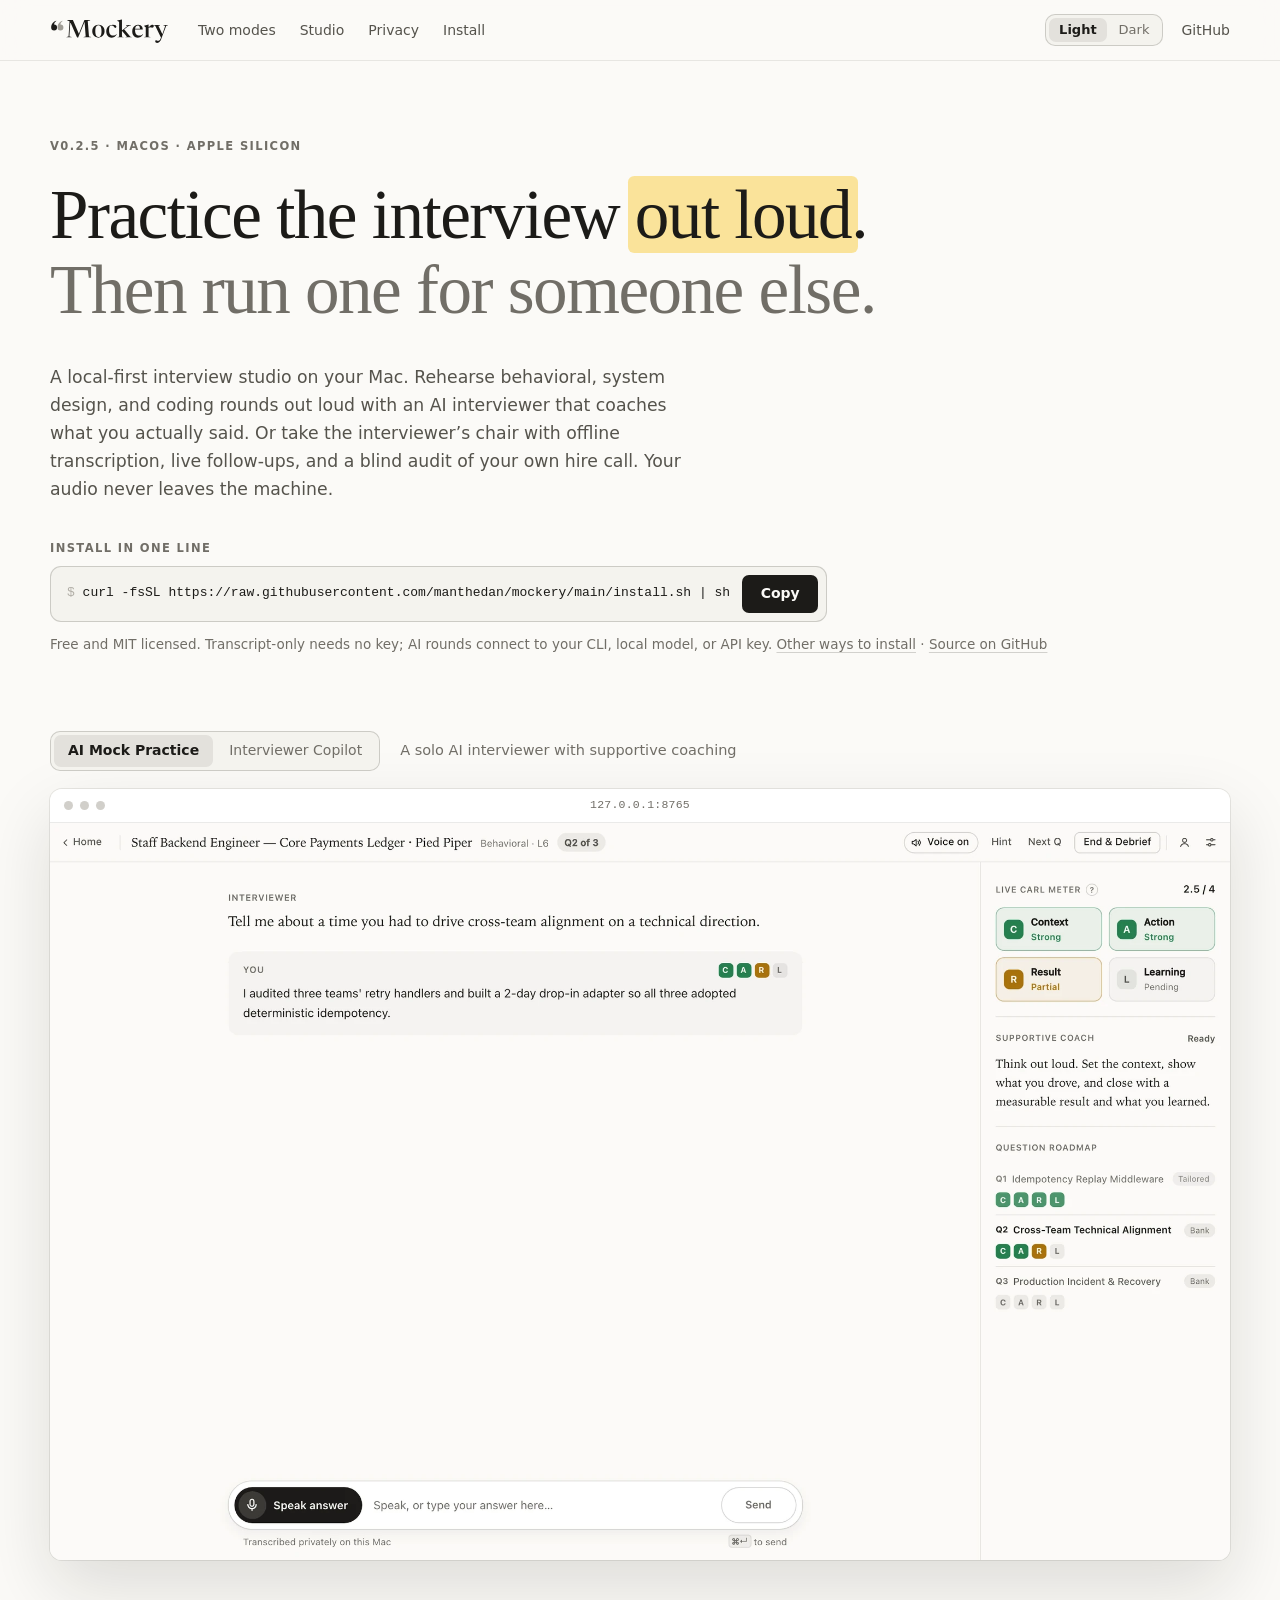
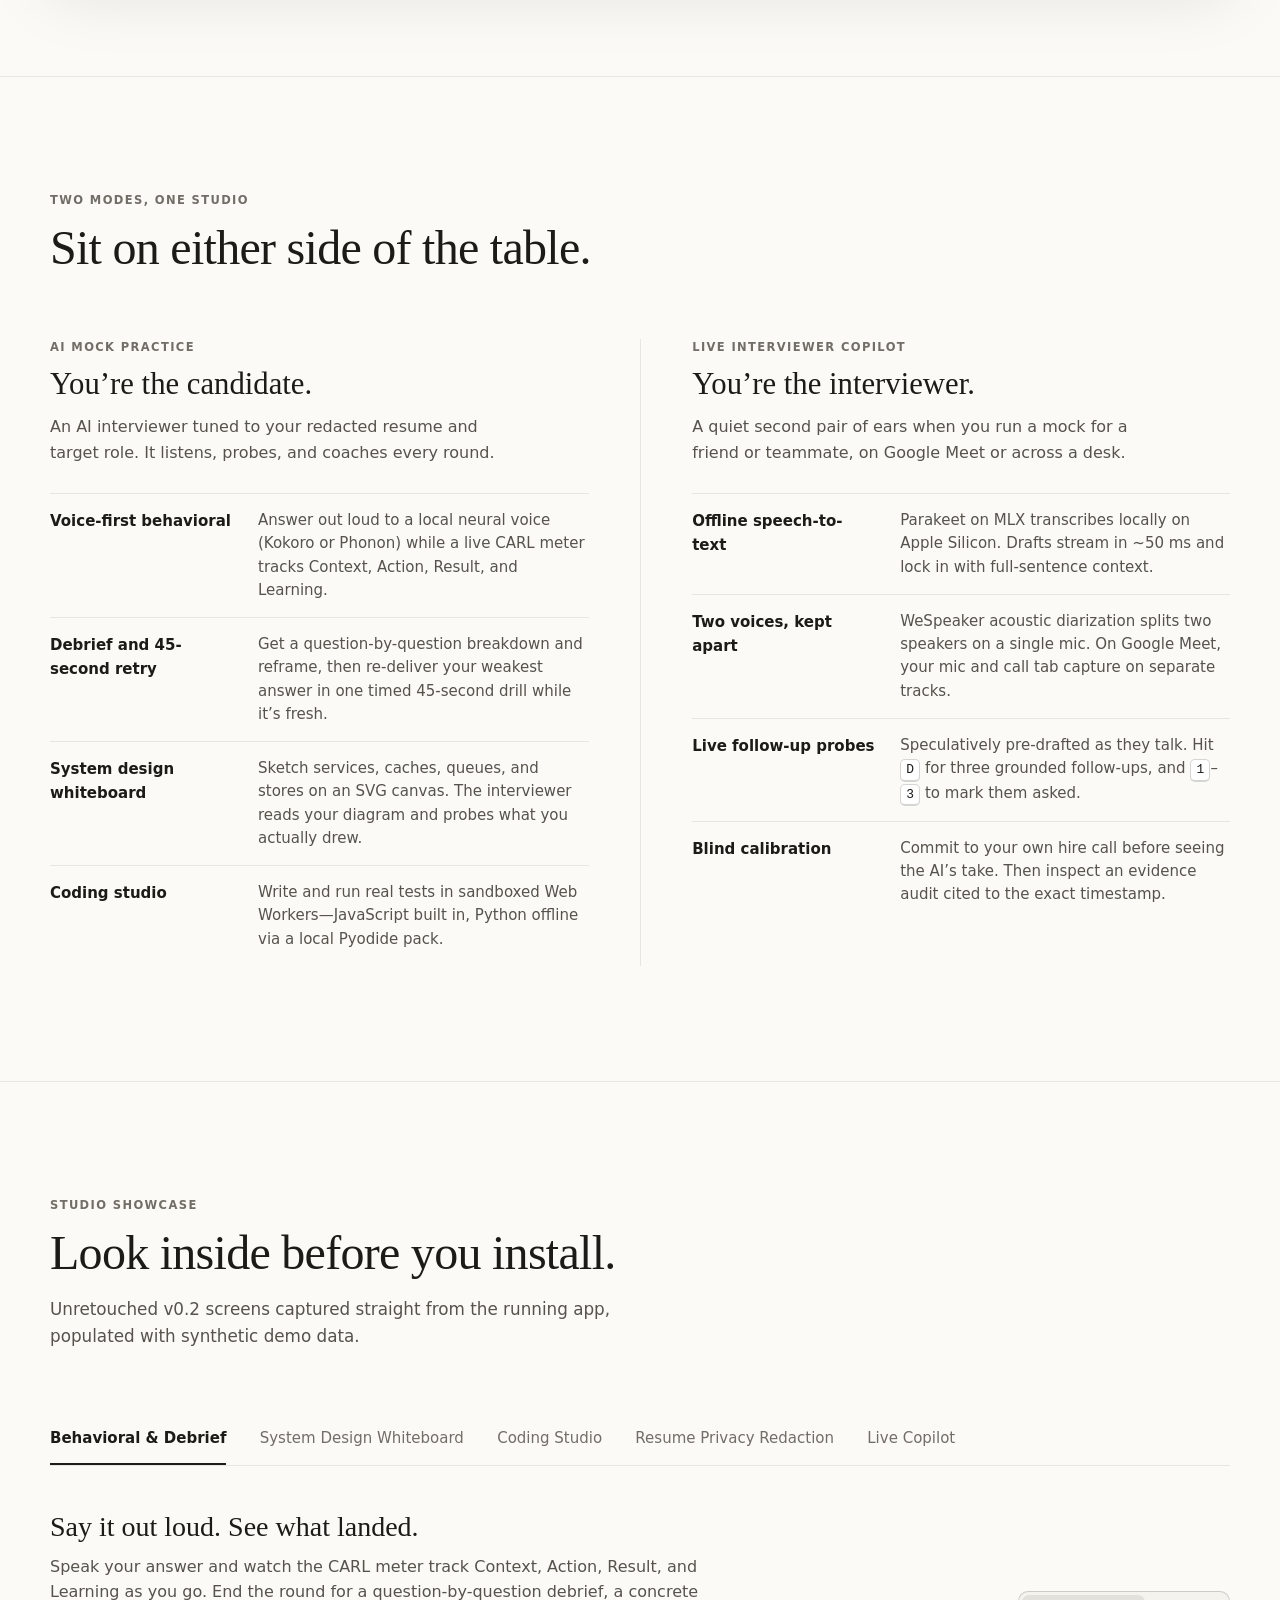
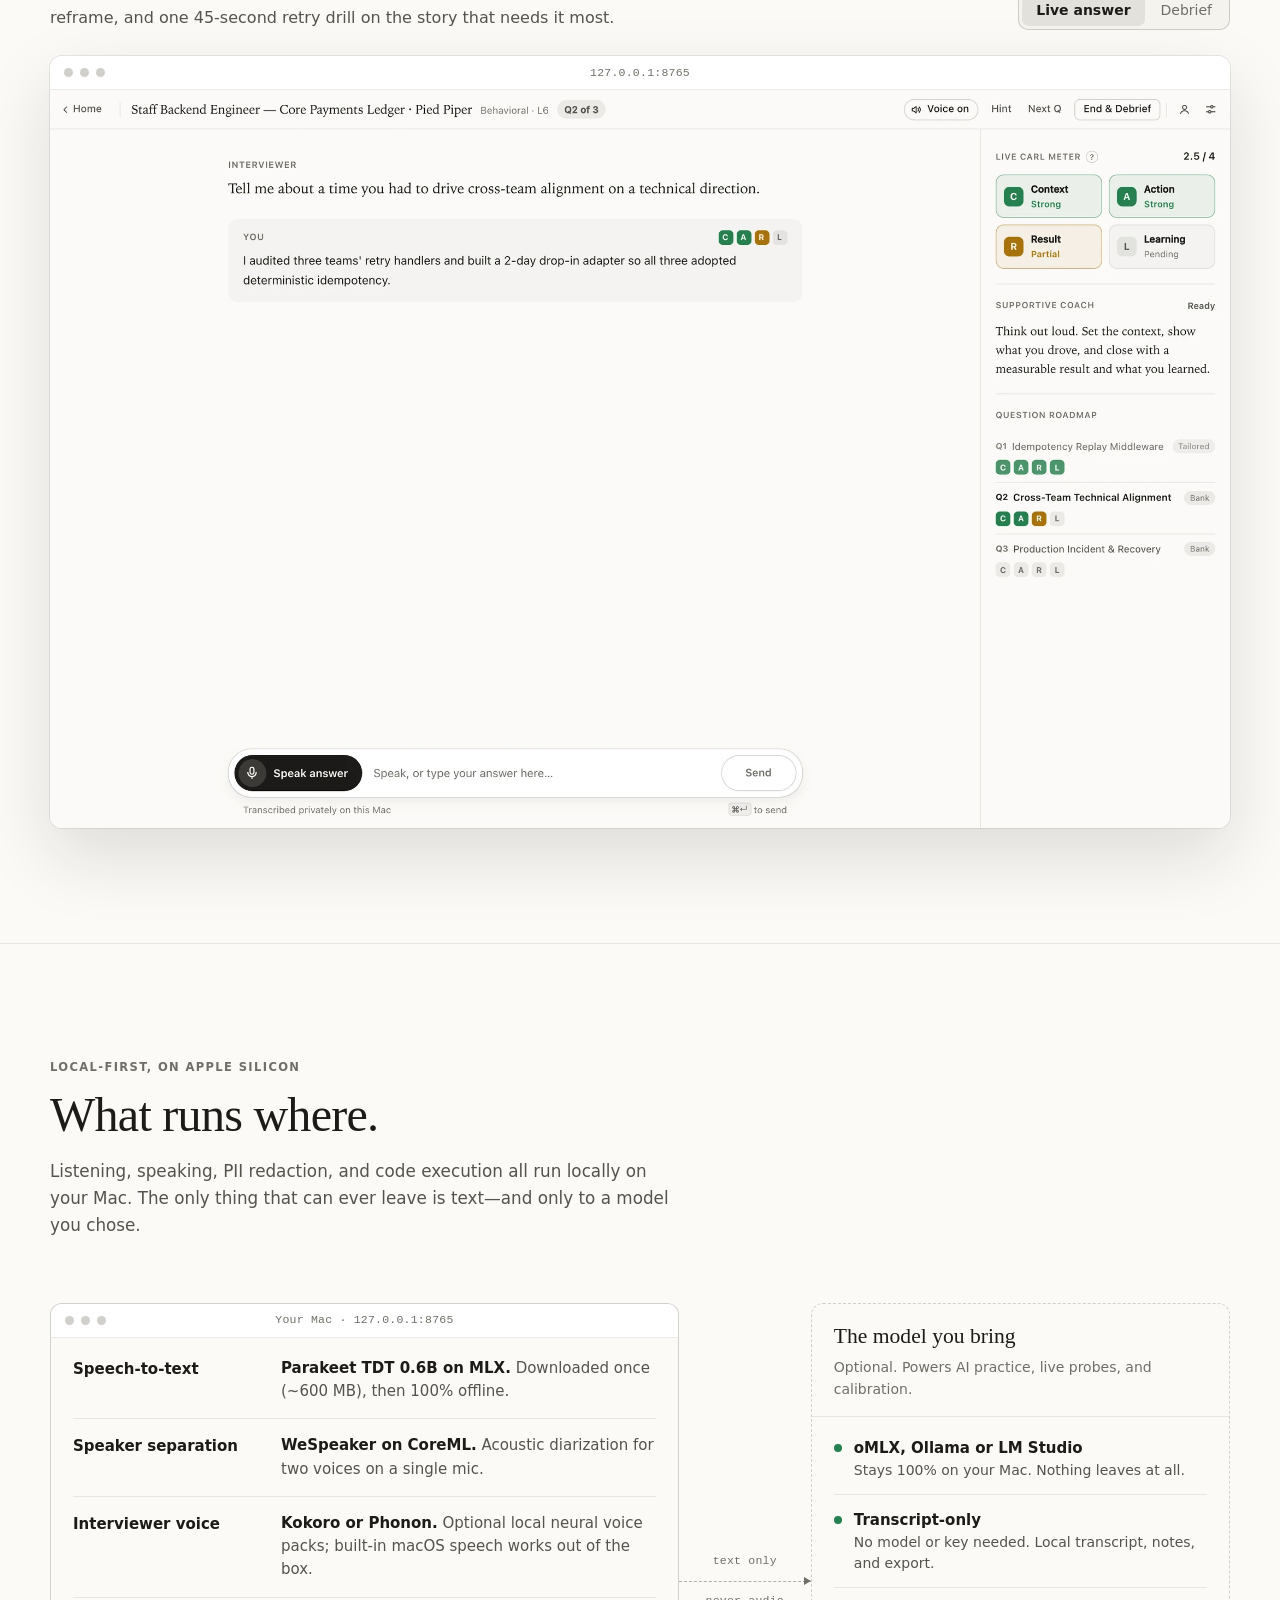
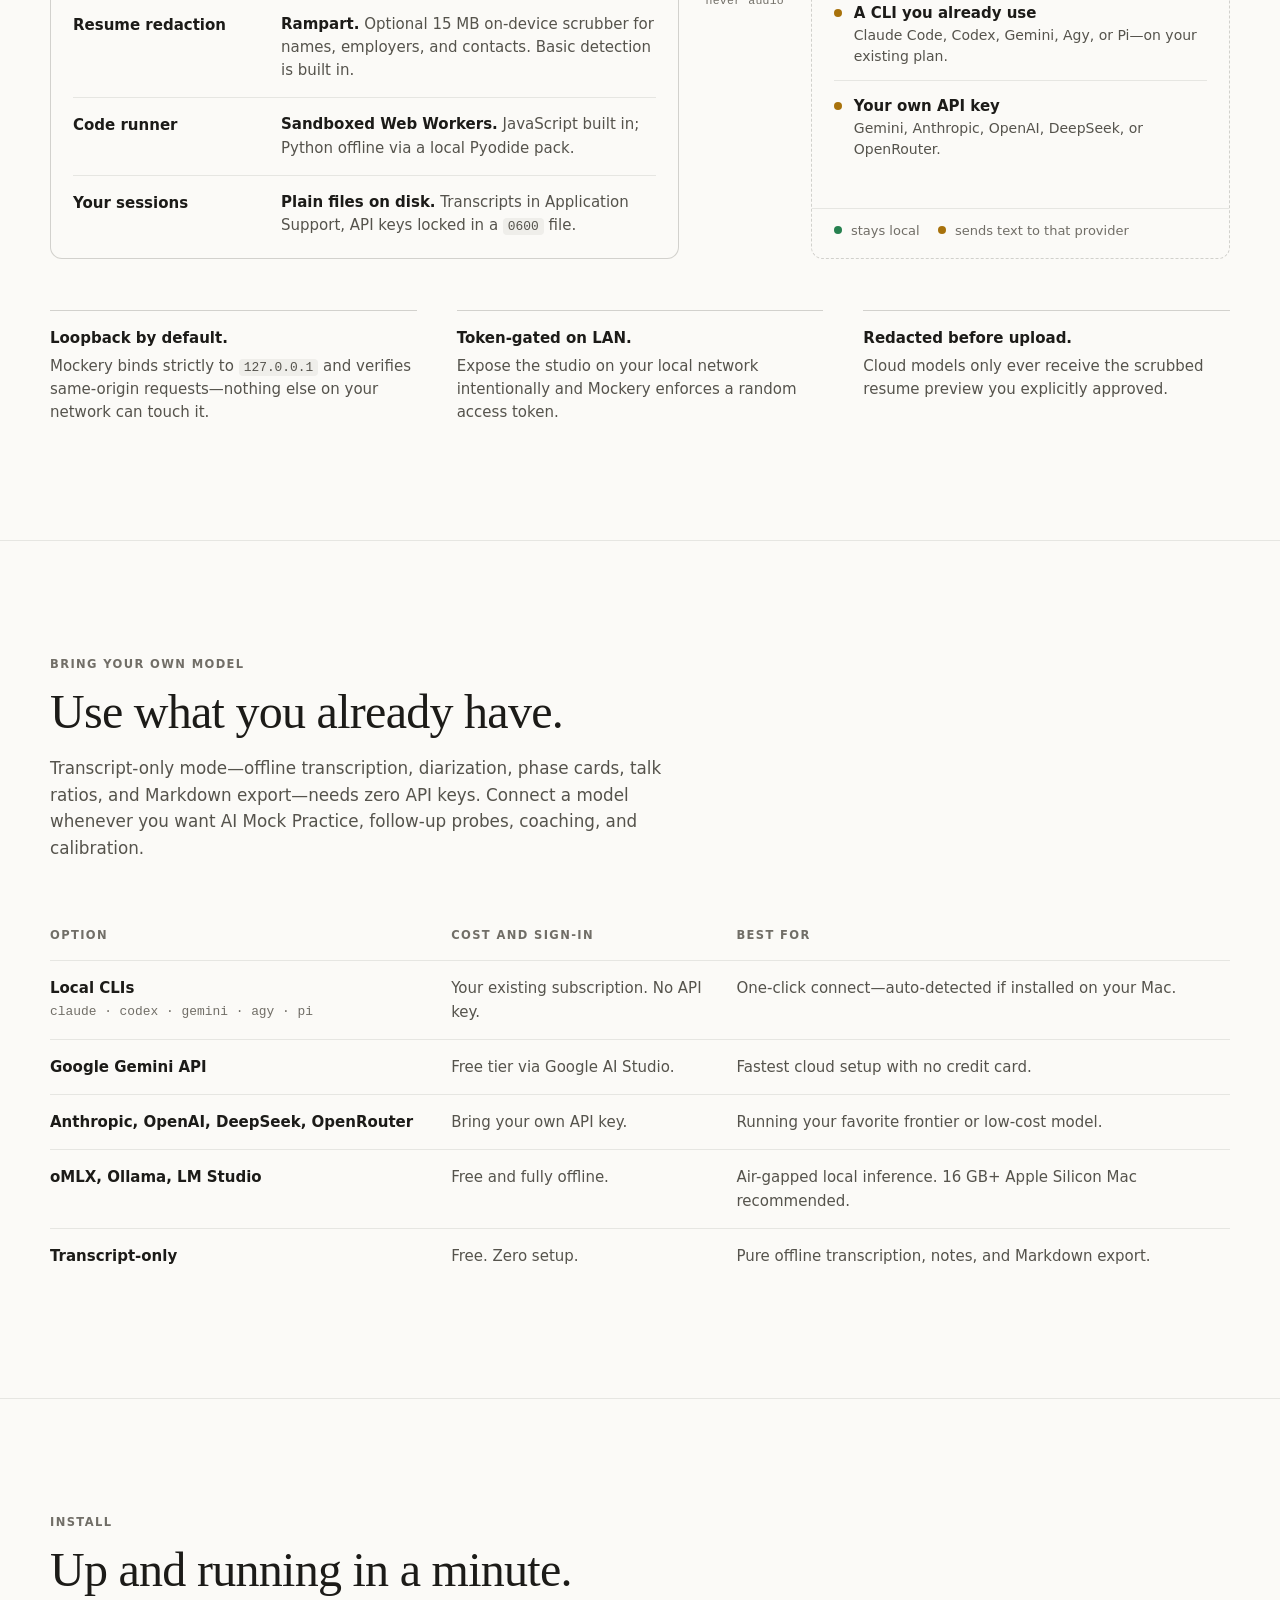
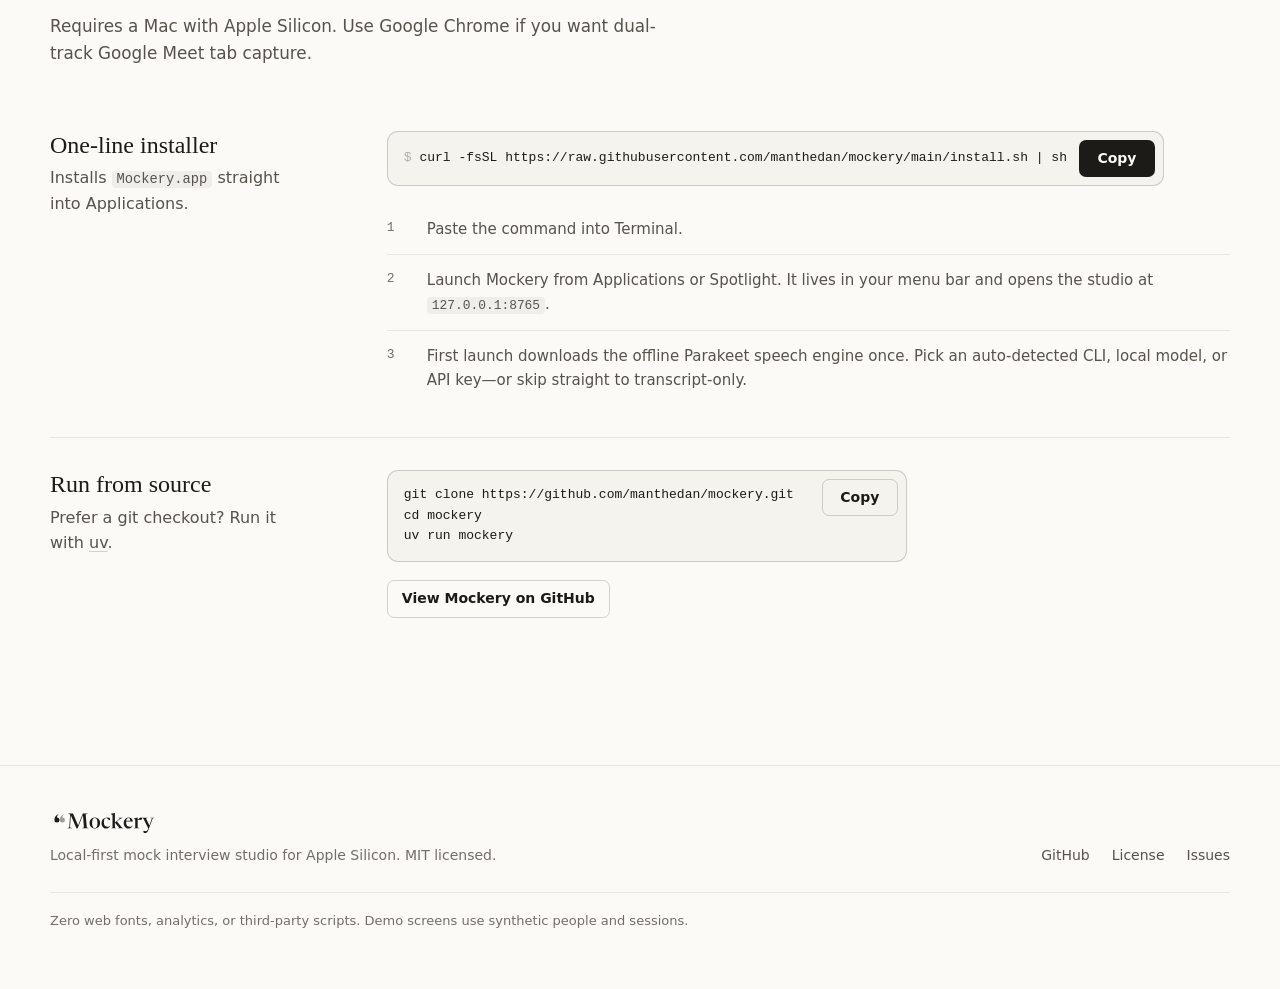
<file: site/index.html>
<!doctype html>
<html lang="en">
<head>
  <meta charset="utf-8">
  <meta name="viewport" content="width=device-width, initial-scale=1">
  <title>Mockery — Local-first mock interview studio for Apple Silicon</title>
  <meta name="description" content="Practice interviews out loud with an AI interviewer, or run mocks for others with live transcripts, probes, and blind calibration. Audio stays on your Mac.">
  <meta name="color-scheme" content="dark light">
  <meta name="theme-color" content="#141413" media="(prefers-color-scheme: dark)">
  <meta name="theme-color" content="#fbfaf7" media="(prefers-color-scheme: light)">
  <link rel="canonical" href="https://mockery.studio/">

  <meta property="og:type" content="website">
  <meta property="og:site_name" content="Mockery">
  <meta property="og:title" content="Mockery — Practice the interview out loud. Then run one for someone else.">
  <meta property="og:description" content="Local-first mock interview studio for Apple Silicon. Voice-first AI practice with CARL coaching, whiteboard, and coding—plus a live interviewer copilot.">
  <meta property="og:url" content="https://mockery.studio/">
  <meta property="og:image" content="https://mockery.studio/assets/og-social-card.png">
  <meta property="og:image:type" content="image/png">
  <meta property="og:image:width" content="1280">
  <meta property="og:image:height" content="640">
  <meta property="og:image:alt" content="Mockery: practice the interview out loud, then run one for someone else. Beside the headline, the system design whiteboard running at 127.0.0.1.">
  <meta name="twitter:card" content="summary_large_image">
  <meta name="twitter:title" content="Mockery — Practice the interview out loud. Then run one for someone else.">
  <meta name="twitter:description" content="Local-first mock interview studio for Apple Silicon. Practice out loud with an AI interviewer, or run sharper mocks for others. Audio never leaves your Mac.">
  <meta name="twitter:image" content="https://mockery.studio/assets/og-social-card.png">
  <meta name="twitter:image:alt" content="Mockery: practice the interview out loud, then run one for someone else.">

  <link rel="icon" href="assets/logo-mark.svg" type="image/svg+xml">
  <link rel="alternate icon" href="assets/logo-mark-32.png" type="image/png" sizes="32x32">
  <link rel="apple-touch-icon" href="assets/logo-mark-180.png">

  <script>
    document.documentElement.classList.add("js");
    try {
      var saved = localStorage.getItem("mockery-site-theme");
      if (saved === "light" || saved === "dark") document.documentElement.setAttribute("data-theme", saved);
    } catch (e) {}
  </script>
  <link rel="stylesheet" href="styles.css">
  <script src="site.js" defer></script>
</head>
<body>
  <a class="skip" href="#main">Skip to content</a>

  <header class="nav">
    <div class="wrap nav-row">
      <a class="brand" href="#top" aria-label="Mockery, back to top">
        <img class="only-dark" src="assets/wordmark-on-dark.svg" width="124" height="28" alt="Mockery">
        <img class="only-light" src="assets/wordmark-on-light.svg" width="124" height="28" alt="Mockery">
      </a>
      <nav class="nav-links" aria-label="Sections">
        <a href="#modes">Two modes</a>
        <a href="#studio">Studio</a>
        <a href="#privacy">Privacy</a>
        <a href="#install">Install</a>
      </nav>
      <div class="nav-end">
        <div class="seg seg-sm" role="group" aria-label="Colour theme">
          <button type="button" data-theme-choice="light" aria-pressed="false">Light</button>
          <button type="button" data-theme-choice="dark" aria-pressed="false">Dark</button>
        </div>
        <a class="nav-gh" href="https://github.com/manthedan/mockery">GitHub</a>
      </div>
    </div>
  </header>

  <main id="main">
    <!-- ───────────────────────────── Hero ───────────────────────────── -->
    <section class="hero" id="top">
      <div class="wrap">
        <p class="label">v0.2.5 · macOS · Apple Silicon</p>
        <h1>
          <span class="voice-a">Practice the interview <mark>out&nbsp;loud</mark>.</span>
          <span class="voice-b">Then run one for someone else.</span>
        </h1>

        <div class="hero-row">
          <p class="lede">
            A local-first interview studio on your Mac. Rehearse behavioral, system design, and coding
            rounds out loud with an AI interviewer that coaches what you actually said. Or take the
            interviewer’s chair with offline transcription, live follow-ups, and a blind audit of your
            own hire call. Your audio never leaves the machine.
          </p>

          <div class="hero-install">
            <p class="label" id="heroInstallLabel">Install in one line</p>
            <div class="cmd" role="group" aria-labelledby="heroInstallLabel">
              <code id="heroCmd"><span class="prompt" aria-hidden="true">$ </span><span data-copy-text>curl -fsSL https://<wbr>raw.githubusercontent.com/<wbr>manthedan/<wbr>mockery/<wbr>main/<wbr>install.sh | sh</span></code>
              <button type="button" class="btn-ink" data-copy="#heroCmd">Copy</button>
            </div>
            <p class="fine">
              Free and MIT licensed. Transcript-only needs no key; AI rounds connect to your CLI, local model, or API key.
              <a href="#install">Other ways to install</a> · <a href="https://github.com/manthedan/mockery">Source on GitHub</a>
            </p>
          </div>
        </div>

        <div class="hero-stage">
          <div class="stage-head">
            <div class="seg" role="tablist" aria-label="Mode shown in the preview">
              <button type="button" role="tab" id="heroTabPractice" aria-controls="heroPractice" aria-selected="true">AI Mock Practice</button>
              <button type="button" role="tab" id="heroTabCopilot" aria-controls="heroCopilot" aria-selected="false" tabindex="-1">Interviewer Copilot</button>
            </div>
            <p class="stage-note" data-stage-note aria-live="polite">A solo AI interviewer with supportive coaching</p>
          </div>

          <figure class="window">
            <div class="window-bar" aria-hidden="true"><i></i><i></i><i></i><span>127.0.0.1:8765</span></div>
            <div class="is-active" role="tabpanel" id="heroPractice" aria-labelledby="heroTabPractice" data-note="A solo AI interviewer with supportive coaching">
              <a class="shot" href="assets/shots/04_behavioral_dark.webp" data-shot-link>
                <picture>
                  <source data-theme-source media="(prefers-color-scheme: light)" srcset="assets/shots/04_behavioral_light.webp">
                  <img src="assets/shots/04_behavioral_dark.webp" width="2160" height="1350" fetchpriority="high"
                       alt="Behavioral practice: the interviewer’s question, a spoken answer, and a live CARL meter scoring Context, Action, Result and Learning.">
                </picture>
              </a>
            </div>
            <div role="tabpanel" id="heroCopilot" aria-labelledby="heroTabCopilot" data-note="Real-time transcript and probes while you interview someone">
              <a class="shot" href="assets/shots/09_copilot_calibration_dark.webp" data-shot-link>
                <picture>
                  <source data-theme-source media="(prefers-color-scheme: light)" srcset="assets/shots/09_copilot_calibration_light.webp">
                  <img src="assets/shots/09_copilot_calibration_dark.webp" width="2160" height="1350" loading="lazy"
                       alt="Interviewer copilot: a timestamped transcript on the left, and a calibration audit reading “You said Lean Hire. The evidence agrees.” on the right.">
                </picture>
              </a>
            </div>
          </figure>
        </div>
      </div>
    </section>

    <!-- ─────────────────────────── Two modes ─────────────────────────── -->
    <section class="section" id="modes">
      <div class="wrap">
        <div class="section-head">
          <p class="label">Two modes, one studio</p>
          <h2>Sit on either side of the table.</h2>
        </div>

        <div class="modes">
          <article class="mode">
            <p class="label">AI Mock Practice</p>
            <h3>You’re the candidate.</h3>
            <p class="mode-lede">An AI interviewer tuned to your redacted resume and target role. It listens, probes, and coaches every round.</p>
            <dl class="rows">
              <div><dt>Voice-first behavioral</dt><dd>Answer out loud to a local neural voice (Kokoro or Phonon) while a live CARL meter tracks Context, Action, Result, and Learning.</dd></div>
              <div><dt>Debrief and 45-second retry</dt><dd>Get a question-by-question breakdown and reframe, then re-deliver your weakest answer in one timed 45-second drill while it’s fresh.</dd></div>
              <div><dt>System design whiteboard</dt><dd>Sketch services, caches, queues, and stores on an SVG canvas. The interviewer reads your diagram and probes what you actually drew.</dd></div>
              <div><dt>Coding studio</dt><dd>Write and run real tests in sandboxed Web Workers—JavaScript built in, Python offline via a local Pyodide pack.</dd></div>
            </dl>
          </article>

          <article class="mode">
            <p class="label">Live Interviewer Copilot</p>
            <h3>You’re the interviewer.</h3>
            <p class="mode-lede">A quiet second pair of ears when you run a mock for a friend or teammate, on Google Meet or across a desk.</p>
            <dl class="rows">
              <div><dt>Offline speech-to-text</dt><dd>Parakeet on MLX transcribes locally on Apple Silicon. Drafts stream in ~50&nbsp;ms and lock in with full-sentence context.</dd></div>
              <div><dt>Two voices, kept apart</dt><dd>WeSpeaker acoustic diarization splits two speakers on a single mic. On Google Meet, your mic and call tab capture on separate tracks.</dd></div>
              <div><dt>Live follow-up probes</dt><dd>Speculatively pre-drafted as they talk. Hit <kbd>D</kbd> for three grounded follow-ups, and <kbd>1</kbd>–<kbd>3</kbd> to mark them asked.</dd></div>
              <div><dt>Blind calibration</dt><dd>Commit to your own hire call before seeing the AI’s take. Then inspect an evidence audit cited to the exact timestamp.</dd></div>
            </dl>
          </article>
        </div>
      </div>
    </section>

    <!-- ───────────────────────── Studio showcase ───────────────────────── -->
    <section class="section" id="studio">
      <div class="wrap">
        <div class="section-head">
          <p class="label">Studio showcase</p>
          <h2>Look inside before you install.</h2>
          <p class="section-lede">Unretouched v0.2 screens captured straight from the running app, populated with synthetic demo data.</p>
        </div>

        <div class="tabs-scroll">
          <div class="tabs" role="tablist" aria-label="Studio showcase">
            <button type="button" role="tab" id="tabBehavioral" aria-controls="panelBehavioral" aria-selected="true">Behavioral &amp; Debrief</button>
            <button type="button" role="tab" id="tabWhiteboard" aria-controls="panelWhiteboard" aria-selected="false" tabindex="-1">System Design Whiteboard</button>
            <button type="button" role="tab" id="tabCoding" aria-controls="panelCoding" aria-selected="false" tabindex="-1">Coding Studio</button>
            <button type="button" role="tab" id="tabRedaction" aria-controls="panelRedaction" aria-selected="false" tabindex="-1">Resume Privacy Redaction</button>
            <button type="button" role="tab" id="tabCopilot" aria-controls="panelCopilot" aria-selected="false" tabindex="-1">Live Copilot</button>
          </div>
        </div>

        <!-- Behavioral & Debrief -->
        <div class="panel is-active" role="tabpanel" id="panelBehavioral" aria-labelledby="tabBehavioral">
          <div class="panel-head">
            <div>
              <h3>Say it out loud. See what landed.</h3>
              <p>Speak your answer and watch the CARL meter track Context, Action, Result, and Learning as you go. End the round for a question-by-question debrief, a concrete reframe, and one 45-second retry drill on the story that needs it most.</p>
            </div>
            <div class="seg" role="tablist" aria-label="Behavioral views">
              <button type="button" role="tab" id="viewBehLive" aria-controls="shotBehLive" aria-selected="true">Live answer</button>
              <button type="button" role="tab" id="viewBehDebrief" aria-controls="shotBehDebrief" aria-selected="false" tabindex="-1">Debrief</button>
            </div>
          </div>
          <figure class="window">
            <div class="window-bar" aria-hidden="true"><i></i><i></i><i></i><span>127.0.0.1:8765</span></div>
            <div class="is-active" role="tabpanel" id="shotBehLive" aria-labelledby="viewBehLive">
              <a class="shot" href="assets/shots/04_behavioral_dark.webp" data-shot-link>
                <picture>
                  <source data-theme-source media="(prefers-color-scheme: light)" srcset="assets/shots/04_behavioral_light.webp">
                  <img src="assets/shots/04_behavioral_dark.webp" width="2160" height="1350" loading="lazy"
                       alt="Behavioral practice session, question two of three, with the live CARL meter showing Context and Action strong, Result partial, Learning pending.">
                </picture>
              </a>
            </div>
            <div role="tabpanel" id="shotBehDebrief" aria-labelledby="viewBehDebrief">
              <a class="shot" href="assets/shots/07_debrief_dark.webp" data-shot-link>
                <picture>
                  <source data-theme-source media="(prefers-color-scheme: light)" srcset="assets/shots/07_debrief_light.webp">
                  <img src="assets/shots/07_debrief_dark.webp" width="2160" height="1350" loading="lazy"
                       alt="Coaching debrief with a 3.5 out of 4 session score, what went well, a per-question breakdown, a suggested CARL reframe and a button to jump to the 45-second retry drill.">
                </picture>
              </a>
            </div>
          </figure>
        </div>

        <!-- System Design Whiteboard -->
        <div class="panel" role="tabpanel" id="panelWhiteboard" aria-labelledby="tabWhiteboard">
          <div class="panel-head">
            <div>
              <h3>Draw the system while you talk.</h3>
              <p>Place clients, gateways, services, caches, stores, and queues on an SVG dot-grid canvas and wire them with labeled flows. The interviewer inspects your diagram, tracks requirements, and probes the trade-offs in what you actually drew.</p>
            </div>
          </div>
          <figure class="window">
            <div class="window-bar" aria-hidden="true"><i></i><i></i><i></i><span>127.0.0.1:8765</span></div>
            <a class="shot" href="assets/shots/05_whiteboard_dark.webp" data-shot-link>
              <picture>
                <source data-theme-source media="(prefers-color-scheme: light)" srcset="assets/shots/05_whiteboard_light.webp">
                <img src="assets/shots/05_whiteboard_dark.webp" width="2160" height="1350" loading="lazy"
                     alt="System design whiteboard with five connected components, from Merchant SDKs through an API gateway and ledger service to a database and a settlement stream.">
              </picture>
            </a>
          </figure>
        </div>

        <!-- Coding Studio -->
        <div class="panel" role="tabpanel" id="panelCoding" aria-labelledby="tabCoding">
          <div class="panel-head">
            <div>
              <h3>Write it, run it, explain it.</h3>
              <p>Run real test suites in isolated Web Workers—JavaScript out of the box, Python completely offline through a local Pyodide pack. Your editor, test output, and interviewer stay right beside each other.</p>
            </div>
          </div>
          <figure class="window">
            <div class="window-bar" aria-hidden="true"><i></i><i></i><i></i><span>127.0.0.1:8765</span></div>
            <a class="shot" href="assets/shots/06_coding_dark.webp" data-shot-link>
              <picture>
                <source data-theme-source media="(prefers-color-scheme: light)" srcset="assets/shots/06_coding_light.webp">
                <img src="assets/shots/06_coding_dark.webp" width="2160" height="1350" loading="lazy"
                     alt="Coding studio with a JavaScript LRU cache solution, JavaScript and Python tabs, a Run Tests button and a passing test result.">
              </picture>
            </a>
          </figure>
        </div>

        <!-- Resume Privacy Redaction -->
        <div class="panel" role="tabpanel" id="panelRedaction" aria-labelledby="tabRedaction">
          <div class="panel-head">
            <div>
              <h3>See exactly what leaves your Mac.</h3>
              <p>Rampart detects names, employers, emails, phone numbers, and links right on your Mac, swapping them for neutral placeholders. Flip any item between Hidden and Visible in one click—the preview on screen is the only version a cloud model ever sees.</p>
            </div>
          </div>
          <figure class="window">
            <div class="window-bar" aria-hidden="true"><i></i><i></i><i></i><span>127.0.0.1:8765</span></div>
            <a class="shot" href="assets/shots/02_profile_dark.webp" data-shot-link>
              <picture>
                <source data-theme-source media="(prefers-color-scheme: light)" srcset="assets/shots/02_profile_light.webp">
                <img src="assets/shots/02_profile_dark.webp" width="2160" height="1350" loading="lazy"
                     alt="Candidate profile dialog: a demo resume with four personal details hidden, and a preview of the redacted text that is shared with a cloud model.">
              </picture>
            </a>
          </figure>
        </div>

        <!-- Live Copilot -->
        <div class="panel" role="tabpanel" id="panelCopilot" aria-labelledby="tabCopilot">
          <div class="panel-head">
            <div>
              <h3>Three follow-ups, the moment you need them.</h3>
              <p>Hit <kbd>D</kbd> at any moment for three transcript-grounded follow-ups drafted on demand with zero wasted background calls. When the round wraps, lock in your own verdict first, then inspect a blind calibration audit with every claim cited to its exact timestamp.</p>
            </div>
            <div class="seg" role="tablist" aria-label="Copilot views">
              <button type="button" role="tab" id="viewCopProbes" aria-controls="shotCopProbes" aria-selected="true">Follow-ups</button>
              <button type="button" role="tab" id="viewCopCalib" aria-controls="shotCopCalib" aria-selected="false" tabindex="-1">Calibration</button>
            </div>
          </div>
          <figure class="window">
            <div class="window-bar" aria-hidden="true"><i></i><i></i><i></i><span>127.0.0.1:8765</span></div>
            <div class="is-active" role="tabpanel" id="shotCopProbes" aria-labelledby="viewCopProbes">
              <a class="shot" href="assets/shots/08_copilot_probes_dark.webp" data-shot-link>
                <picture>
                  <source data-theme-source media="(prefers-color-scheme: light)" srcset="assets/shots/08_copilot_probes_light.webp">
                  <img src="assets/shots/08_copilot_probes_dark.webp" width="2160" height="1350" loading="lazy"
                       alt="Interviewer copilot showing a timestamped transcript split into phase cards, with three suggested follow-up questions for the current card.">
                </picture>
              </a>
            </div>
            <div role="tabpanel" id="shotCopCalib" aria-labelledby="viewCopCalib">
              <a class="shot" href="assets/shots/09_copilot_calibration_dark.webp" data-shot-link>
                <picture>
                  <source data-theme-source media="(prefers-color-scheme: light)" srcset="assets/shots/09_copilot_calibration_light.webp">
                  <img src="assets/shots/09_copilot_calibration_dark.webp" width="2160" height="1350" loading="lazy"
                       alt="Calibration audit: “You said Lean Hire. The evidence agrees.”, a per-card signal table, and a cited passage highlighted in the transcript.">
                </picture>
              </a>
            </div>
          </figure>
        </div>
      </div>
    </section>

    <!-- ───────────────────── Privacy & architecture ───────────────────── -->
    <section class="section" id="privacy">
      <div class="wrap">
        <div class="section-head">
          <p class="label">Local-first, on Apple Silicon</p>
          <h2>What runs where.</h2>
          <p class="section-lede">Listening, speaking, PII redaction, and code execution all run locally on your Mac. The only thing that can ever leave is text—and only to a model you chose.</p>
        </div>

        <div class="arch">
          <div class="arch-box">
            <div class="window-bar" aria-hidden="true"><i></i><i></i><i></i><span>Your Mac · 127.0.0.1:8765</span></div>
            <h3 class="sr-only">On your Mac</h3>
            <dl class="rows rows-arch">
              <div><dt>Speech-to-text</dt><dd><b>Parakeet TDT 0.6B on MLX.</b> Downloaded once (~600&nbsp;MB), then 100% offline.</dd></div>
              <div><dt>Speaker separation</dt><dd><b>WeSpeaker on CoreML.</b> Acoustic diarization for two voices on a single mic.</dd></div>
              <div><dt>Interviewer voice</dt><dd><b>Kokoro or Phonon.</b> Optional local neural voice packs; built-in macOS speech works out of the box.</dd></div>
              <div><dt>Resume redaction</dt><dd><b>Rampart.</b> Optional 15&nbsp;MB on-device scrubber for names, employers, and contacts. Basic detection is built in.</dd></div>
              <div><dt>Code runner</dt><dd><b>Sandboxed Web Workers.</b> JavaScript built in; Python offline via a local Pyodide pack.</dd></div>
              <div><dt>Your sessions</dt><dd><b>Plain files on disk.</b> Transcripts in Application Support, API keys locked in a <code>0600</code> file.</dd></div>
            </dl>
          </div>

          <div class="arch-link" aria-hidden="true">
            <span class="arch-link-top">text only</span>
            <span class="arch-arrow"></span>
            <span class="arch-link-bottom">never audio</span>
          </div>

          <div class="arch-box arch-box-out">
            <div class="arch-out-head">
              <h3>The model you bring</h3>
              <p>Optional. Powers AI practice, live probes, and calibration.</p>
            </div>
            <ul class="arch-options">
              <li><span class="dot dot-local"></span><div><b>oMLX, Ollama or LM Studio</b><span>Stays 100% on your Mac. Nothing leaves at all.</span></div></li>
              <li><span class="dot dot-local"></span><div><b>Transcript-only</b><span>No model or key needed. Local transcript, notes, and export.</span></div></li>
              <li><span class="dot dot-cloud"></span><div><b>A CLI you already use</b><span>Claude Code, Codex, Gemini, Agy, or Pi—on your existing plan.</span></div></li>
              <li><span class="dot dot-cloud"></span><div><b>Your own API key</b><span>Gemini, Anthropic, OpenAI, DeepSeek, or OpenRouter.</span></div></li>
            </ul>
            <p class="arch-legend"><span class="dot dot-local"></span> stays local <span class="dot dot-cloud"></span> sends text to that provider</p>
          </div>
        </div>

        <ul class="facts">
          <li><b>Loopback by default.</b> Mockery binds strictly to <code>127.0.0.1</code> and verifies same-origin requests—nothing else on your network can touch it.</li>
          <li><b>Token-gated on LAN.</b> Expose the studio on your local network intentionally and Mockery enforces a random access token.</li>
          <li><b>Redacted before upload.</b> Cloud models only ever receive the scrubbed resume preview you explicitly approved.</li>
        </ul>
      </div>
    </section>

    <!-- ─────────────────────────── Providers ─────────────────────────── -->
    <section class="section" id="models">
      <div class="wrap">
        <div class="section-head">
          <p class="label">Bring your own model</p>
          <h2>Use what you already have.</h2>
          <p class="section-lede">Transcript-only mode—offline transcription, diarization, phase cards, talk ratios, and Markdown export—needs zero API keys. Connect a model whenever you want AI Mock Practice, follow-up probes, coaching, and calibration.</p>
        </div>

        <div class="table-wrap">
          <table class="providers">
            <thead>
              <tr><th scope="col">Option</th><th scope="col">Cost and sign-in</th><th scope="col">Best for</th></tr>
            </thead>
            <tbody>
              <tr>
                <th scope="row">Local CLIs <span class="mono">claude · codex · gemini · agy · pi</span></th>
                <td data-label="Cost and sign-in">Your existing subscription. No API key.</td>
                <td data-label="Best for">One-click connect—auto-detected if installed on your Mac.</td>
              </tr>
              <tr>
                <th scope="row">Google Gemini API</th>
                <td data-label="Cost and sign-in">Free tier via Google AI Studio.</td>
                <td data-label="Best for">Fastest cloud setup with no credit card.</td>
              </tr>
              <tr>
                <th scope="row">Anthropic, OpenAI, DeepSeek, OpenRouter</th>
                <td data-label="Cost and sign-in">Bring your own API key.</td>
                <td data-label="Best for">Running your favorite frontier or low-cost model.</td>
              </tr>
              <tr>
                <th scope="row">oMLX, Ollama, LM Studio</th>
                <td data-label="Cost and sign-in">Free and fully offline.</td>
                <td data-label="Best for">Air-gapped local inference. 16&nbsp;GB+ Apple Silicon Mac recommended.</td>
              </tr>
              <tr>
                <th scope="row">Transcript-only</th>
                <td data-label="Cost and sign-in">Free. Zero setup.</td>
                <td data-label="Best for">Pure offline transcription, notes, and Markdown export.</td>
              </tr>
            </tbody>
          </table>
        </div>
      </div>
    </section>

    <!-- ──────────────────────────── Install ──────────────────────────── -->
    <section class="section" id="install">
      <div class="wrap">
        <div class="section-head">
          <p class="label">Install</p>
          <h2>Up and running in a minute.</h2>
          <p class="section-lede">Requires a Mac with Apple Silicon. Use Google Chrome if you want dual-track Google Meet tab capture.</p>
        </div>

        <div class="install">
          <div class="install-row">
            <div class="install-what">
              <h3>One-line installer</h3>
              <p>Installs <code>Mockery.app</code> straight into Applications.</p>
            </div>
            <div class="install-how">
              <div class="cmd" role="group" aria-label="Installer command">
                <code id="installCmd"><span class="prompt" aria-hidden="true">$ </span><span data-copy-text>curl -fsSL https://<wbr>raw.githubusercontent.com/<wbr>manthedan/<wbr>mockery/<wbr>main/<wbr>install.sh | sh</span></code>
                <button type="button" class="btn-ink" data-copy="#installCmd">Copy</button>
              </div>
              <ol class="steps">
                <li>Paste the command into Terminal.</li>
                <li>Launch Mockery from Applications or Spotlight. It lives in your menu bar and opens the studio at <code>127.0.0.1:8765</code>.</li>
                <li>First launch downloads the offline Parakeet speech engine once. Pick an auto-detected CLI, local model, or API key—or skip straight to transcript-only.</li>
              </ol>
            </div>
          </div>

          <div class="install-row">
            <div class="install-what">
              <h3>Run from source</h3>
              <p>Prefer a git checkout? Run it with <a href="https://docs.astral.sh/uv/">uv</a>.</p>
            </div>
            <div class="install-how">
              <div class="cmd cmd-stack" role="group" aria-label="Run from source commands">
                <code id="uvCmd"><span data-copy-text>git clone https://<wbr>github.com/<wbr>manthedan/<wbr>mockery.git
cd mockery
uv run mockery</span></code>
                <button type="button" class="btn-quiet" data-copy="#uvCmd">Copy</button>
              </div>
              <p class="install-gh"><a class="btn-outline" href="https://github.com/manthedan/mockery">View Mockery on GitHub</a></p>
            </div>
          </div>
        </div>
      </div>
    </section>
  </main>

  <footer class="footer">
    <div class="wrap footer-row">
      <div>
        <img class="only-dark" src="assets/wordmark-on-dark.svg" width="106" height="24" alt="Mockery" loading="lazy">
        <img class="only-light" src="assets/wordmark-on-light.svg" width="106" height="24" alt="Mockery" loading="lazy">
        <p>Local-first mock interview studio for Apple Silicon. MIT licensed.</p>
      </div>
      <div class="footer-links">
        <a href="https://github.com/manthedan/mockery">GitHub</a>
        <a href="https://github.com/manthedan/mockery/blob/main/LICENSE">License</a>
        <a href="https://github.com/manthedan/mockery/issues">Issues</a>
      </div>
    </div>
    <div class="wrap"><p class="footer-note">Zero web fonts, analytics, or third-party scripts. Demo screens use synthetic people and sessions.</p></div>
  </footer>

  <div class="sr-only" aria-live="polite" data-live></div>
</body>
</html>
</file>
<file: site/styles.css>
/* ============================================================================
   Mockery — release site

   Same Ink & Paper system as the app (src/mockery/static/styles.css):
   one warm neutral ramp in two lightings, colour kept semantic and rare,
   sans for chrome, serif for words a person reads or says out loud.
   System fonts only. No network requests beyond this folder.
   ============================================================================ */

:root {
  color-scheme: dark;

  --bg: #141413;
  --bg-sunken: #0f0f0e;
  --raised: #1d1d1b;

  --hover: rgba(255, 253, 245, 0.055);
  --selected: rgba(255, 253, 245, 0.125);
  --line: rgba(255, 253, 245, 0.08);
  --line-strong: rgba(255, 253, 245, 0.16);

  --ink: #efeeea;
  --ink-2: #b4b2ab;
  --ink-3: #939189;
  --ink-4: #68665f;
  --on-ink: #161615;

  --good: #62c08d;
  --mixed: #d8a544;
  --mark: rgba(244, 196, 64, 0.26);

  --shadow-window: 0 0 0 1px var(--line-strong), 0 28px 70px rgba(0, 0, 0, 0.5);

  --radius: 7px;
  --radius-lg: 11px;

  --wrap: 1180px;
  --pad: clamp(16px, 4vw, 40px);
  --section: clamp(72px, 9vw, 128px);

  --font-ui: -apple-system, BlinkMacSystemFont, "SF Pro Text", "Helvetica Neue", system-ui, sans-serif;
  --font-serif: "New York", ui-serif, "Iowan Old Style", "Palatino", Georgia, serif;
  --font-mono: ui-monospace, "SF Mono", Menlo, monospace;
}

@media (prefers-color-scheme: light) {
  :root:not([data-theme]) {
    color-scheme: light;

    --bg: #fbfaf7;
    --bg-sunken: #f4f3ee;
    --raised: #ffffff;

    --hover: rgba(26, 24, 16, 0.05);
    --selected: rgba(26, 24, 16, 0.08);
    --line: rgba(26, 24, 16, 0.09);
    --line-strong: rgba(26, 24, 16, 0.18);

    --ink: #1c1b18;
    --ink-2: #55534c;
    --ink-3: #716e67;
    --ink-4: #b2afa7;
    --on-ink: #fbfaf7;

    --good: #26804f;
    --mixed: #a8720c;
    --mark: rgba(250, 206, 62, 0.5);

    --shadow-window: 0 0 0 1px var(--line), 0 28px 70px rgba(26, 24, 16, 0.13);
  }
}

:root[data-theme="light"] {
  color-scheme: light;

  --bg: #fbfaf7;
  --bg-sunken: #f4f3ee;
  --raised: #ffffff;

  --hover: rgba(26, 24, 16, 0.05);
  --selected: rgba(26, 24, 16, 0.08);
  --line: rgba(26, 24, 16, 0.09);
  --line-strong: rgba(26, 24, 16, 0.18);

  --ink: #1c1b18;
  --ink-2: #55534c;
  --ink-3: #716e67;
  --ink-4: #b2afa7;
  --on-ink: #fbfaf7;

  --good: #26804f;
  --mixed: #a8720c;
  --mark: rgba(250, 206, 62, 0.5);

  --shadow-window: 0 0 0 1px var(--line), 0 28px 70px rgba(26, 24, 16, 0.13);
}

:root[data-theme="dark"] {
  color-scheme: dark;
}

/* ----------------------------------------------------------------------------
   Base
   ---------------------------------------------------------------------------- */

*,
*::before,
*::after {
  box-sizing: border-box;
}

html {
  scroll-behavior: smooth;
  scroll-padding-top: 76px;
  -webkit-text-size-adjust: 100%;
}

body {
  margin: 0;
  background: var(--bg);
  color: var(--ink);
  font-family: var(--font-ui);
  font-size: 16px;
  line-height: 1.6;
  -webkit-font-smoothing: antialiased;
  text-rendering: optimizeLegibility;
  transition: background-color 0.2s ease, color 0.2s ease;
}

h1,
h2,
h3,
p,
dl,
dd,
ol,
ul,
figure {
  margin: 0;
}

ul,
ol {
  padding: 0;
  list-style: none;
}

h1,
h2,
h3 {
  font-family: var(--font-serif);
  font-weight: 400;
  text-wrap: balance;
}

img {
  display: block;
  max-width: 100%;
  height: auto;
}

a {
  color: inherit;
  text-decoration-color: var(--line-strong);
  text-decoration-thickness: 1px;
  text-underline-offset: 3px;
}

a:hover {
  text-decoration-color: var(--ink-3);
}

button {
  font: inherit;
  color: inherit;
  cursor: pointer;
}

code,
kbd,
.mono {
  font-family: var(--font-mono);
  font-size: 0.86em;
}

p code,
li code,
dd code {
  padding: 1px 5px;
  border-radius: 4px;
  background: var(--hover);
}

kbd {
  display: inline-block;
  min-width: 1.55em;
  padding: 0 5px;
  border: 1px solid var(--line-strong);
  border-bottom-width: 2px;
  border-radius: 5px;
  background: var(--raised);
  color: var(--ink);
  line-height: 1.5;
  text-align: center;
}

::selection {
  background: var(--mark);
}

:focus {
  outline: none;
}

:focus-visible {
  outline: 2px solid var(--ink-3);
  outline-offset: 2px;
}

.wrap {
  width: 100%;
  max-width: calc(var(--wrap) + 2 * var(--pad));
  margin-inline: auto;
  padding-inline: var(--pad);
}

.sr-only {
  position: absolute;
  width: 1px;
  height: 1px;
  overflow: hidden;
  clip-path: inset(50%);
  white-space: nowrap;
}

.skip {
  position: absolute;
  top: 8px;
  left: 8px;
  z-index: 20;
  padding: 8px 12px;
  border-radius: var(--radius);
  background: var(--ink);
  color: var(--on-ink);
  text-decoration: none;
  transform: translateY(-200%);
}

.skip:focus-visible {
  transform: none;
}

/* The app's small-caps section label ("LIVE CARL METER"). */
.label {
  color: var(--ink-3);
  font-size: 11.5px;
  font-weight: 600;
  letter-spacing: 0.12em;
  line-height: 1.4;
  text-transform: uppercase;
}

/* Theme-specific artwork: one of each pair is shown. */
.only-light {
  display: none;
}

@media (prefers-color-scheme: light) {
  :root:not([data-theme]) .only-light {
    display: block;
  }

  :root:not([data-theme]) .only-dark {
    display: none;
  }
}

:root[data-theme="light"] .only-light {
  display: block;
}

:root[data-theme="light"] .only-dark {
  display: none;
}

/* ----------------------------------------------------------------------------
   Controls
   ---------------------------------------------------------------------------- */

/* Segmented control, as on the app's launchpad mode switch. */
.seg {
  display: inline-flex;
  flex-shrink: 0;
  gap: 2px;
  padding: 3px;
  border: 1px solid var(--line-strong);
  border-radius: 10px;
  background: var(--bg-sunken);
}

.seg button {
  padding: 6px 14px;
  border: 0;
  border-radius: var(--radius);
  background: transparent;
  color: var(--ink-3);
  font-size: 14px;
  font-weight: 500;
  line-height: 1.4;
  white-space: nowrap;
}

.seg button:hover {
  color: var(--ink);
}

.seg button[aria-selected="true"],
.seg button[aria-pressed="true"] {
  background: var(--selected);
  color: var(--ink);
  font-weight: 600;
}

.seg-sm button {
  padding: 3px 10px;
  font-size: 13px;
}

.btn-ink,
.btn-quiet,
.btn-outline {
  flex-shrink: 0;
  min-width: 76px;
  padding: 8px 14px;
  border: 1px solid transparent;
  border-radius: var(--radius);
  font-size: 14px;
  font-weight: 600;
  line-height: 1.4;
  text-align: center;
  text-decoration: none;
}

.btn-ink {
  background: var(--ink);
  color: var(--on-ink);
}

.btn-ink:hover {
  opacity: 0.88;
}

.btn-quiet {
  border-color: var(--line-strong);
  background: transparent;
  color: var(--ink);
}

.btn-quiet:hover,
.btn-outline:hover {
  background: var(--hover);
}

.btn-outline {
  display: inline-block;
  border-color: var(--line-strong);
}

/* ----------------------------------------------------------------------------
   Nav
   ---------------------------------------------------------------------------- */

.nav {
  position: sticky;
  top: 0;
  z-index: 10;
  border-bottom: 1px solid var(--line);
  background: color-mix(in srgb, var(--bg) 86%, transparent);
  -webkit-backdrop-filter: saturate(1.4) blur(14px);
  backdrop-filter: saturate(1.4) blur(14px);
}

.nav-row {
  display: flex;
  align-items: center;
  gap: 28px;
  height: 60px;
}

.brand {
  flex-shrink: 0;
  margin-left: -4px;
}

.nav-links {
  display: flex;
  gap: 24px;
  margin-right: auto;
  font-size: 14px;
}

.nav-links a,
.nav-gh {
  color: var(--ink-2);
  text-decoration: none;
}

.nav-links a:hover,
.nav-gh:hover {
  color: var(--ink);
}

.nav-end {
  display: flex;
  align-items: center;
  gap: 18px;
  margin-left: auto;
}

.nav-gh {
  font-size: 14px;
  font-weight: 500;
}

/* ----------------------------------------------------------------------------
   Hero
   ---------------------------------------------------------------------------- */

.hero {
  padding-top: clamp(44px, 6vw, 84px);
  padding-bottom: var(--section);
  overflow: hidden;
}

.hero h1 {
  margin-top: 22px;
  font-size: clamp(2.5rem, 5.4vw, 4.6rem);
  letter-spacing: -0.022em;
  line-height: 1.08;
  text-wrap: wrap;
}

.hero h1 span {
  display: block;
}

/* Two voices: one speaks at full ink, the other answers a step quieter. */
.voice-b {
  color: var(--ink-3);
}

/* The yellow marker the app uses for cited evidence. */
mark {
  display: inline-block;
  margin: 0 -0.1em;
  padding: 0 0.1em;
  border-radius: 0.09em;
  background: var(--mark);
  color: inherit;
  line-height: 1.12;
}

.hero-row {
  margin-top: clamp(24px, 3vw, 36px);
}

.lede {
  max-width: 37em;
  color: var(--ink-2);
  font-size: clamp(1.02rem, 1.35vw, 1.17rem);
  line-height: 1.62;
}

.hero-install {
  margin-top: clamp(26px, 3vw, 36px);
}

.hero-install .label {
  margin-bottom: 10px;
}

.hero-install .cmd {
  width: fit-content;
  max-width: 100%;
}

.fine {
  margin-top: 12px;
  color: var(--ink-3);
  font-size: 13.5px;
  line-height: 1.55;
}

/* Command block */
.cmd {
  display: flex;
  align-items: center;
  gap: 12px;
  padding: 8px 8px 8px 16px;
  border: 1px solid var(--line-strong);
  border-radius: var(--radius-lg);
  background: var(--bg-sunken);
}

.cmd code {
  flex: 1;
  min-width: 0;
  padding: 6px 0;
  color: var(--ink);
  font-size: 13px;
  line-height: 1.6;
  overflow-wrap: anywhere;
  white-space: pre-wrap;
}

.cmd .prompt {
  color: var(--ink-4);
  user-select: none;
}

.cmd-stack {
  align-items: flex-start;
}

.hero-stage {
  margin-top: clamp(44px, 6vw, 80px);
}

.stage-head {
  display: flex;
  flex-wrap: wrap;
  align-items: center;
  gap: 10px 20px;
  margin-bottom: 18px;
}

.stage-note {
  color: var(--ink-3);
  font-size: 14.5px;
}

/* ----------------------------------------------------------------------------
   Window frame + screenshots
   ---------------------------------------------------------------------------- */

.window {
  overflow: hidden;
  border-radius: 12px;
  background: var(--bg);
  box-shadow: var(--shadow-window);
}

.window-bar {
  position: relative;
  display: flex;
  align-items: center;
  gap: 7px;
  height: 34px;
  padding: 0 14px;
  border-bottom: 1px solid var(--line);
  background: var(--raised);
}

.window-bar i {
  width: 9px;
  height: 9px;
  border-radius: 50%;
  background: var(--ink-4);
  opacity: 0.6;
}

.window-bar span {
  position: absolute;
  inset: 0;
  display: grid;
  place-items: center;
  color: var(--ink-3);
  font-family: var(--font-mono);
  font-size: 11.5px;
  letter-spacing: 0.02em;
}

.shot {
  display: block;
  background: var(--bg);
}

.shot img {
  width: 100%;
  aspect-ratio: 16 / 10;
  object-fit: cover;
}

/* Tab panels: every panel is readable without JavaScript; with it, one shows. */
.js [role="tabpanel"]:not(.is-active) {
  display: none;
}

/* ----------------------------------------------------------------------------
   Sections
   ---------------------------------------------------------------------------- */

.section {
  padding-block: var(--section);
  border-top: 1px solid var(--line);
}

.section-head {
  max-width: 46em;
  margin-bottom: clamp(36px, 5vw, 64px);
}

.section-head h2 {
  margin-top: 14px;
  font-size: clamp(1.9rem, 3.8vw, 3rem);
  letter-spacing: -0.015em;
  line-height: 1.1;
}

.section-lede {
  margin-top: 16px;
  max-width: 38em;
  color: var(--ink-2);
  font-size: 1.05rem;
}

/* Label / value rows, as on the app's launchpad. */
.rows > div {
  display: grid;
  grid-template-columns: minmax(0, 11.5em) minmax(0, 1fr);
  gap: 4px 24px;
  padding: 15px 0;
  border-top: 1px solid var(--line);
}

.rows dt {
  font-size: 15px;
  font-weight: 600;
}

.rows dd {
  color: var(--ink-2);
  font-size: 15px;
  line-height: 1.55;
}

.rows dd b {
  color: var(--ink);
  font-weight: 600;
}

/* Two modes */
.modes {
  display: grid;
  grid-template-columns: repeat(2, minmax(0, 1fr));
}

.mode {
  padding-right: clamp(24px, 4vw, 56px);
}

.mode + .mode {
  padding-right: 0;
  padding-left: clamp(24px, 4vw, 56px);
  border-left: 1px solid var(--line);
}

.mode h3 {
  margin-top: 12px;
  font-size: clamp(1.5rem, 2.4vw, 1.95rem);
  line-height: 1.15;
}

.mode-lede {
  margin: 12px 0 28px;
  max-width: 30em;
  min-height: 3.2em;
  color: var(--ink-2);
}

/* Showcase tabs: underline tabs, as on the app's Follow-ups / Calibration rail. */
.tabs-scroll {
  margin-bottom: clamp(28px, 4vw, 44px);
  overflow-x: auto;
  border-bottom: 1px solid var(--line);
  scrollbar-width: none;
}

.tabs-scroll::-webkit-scrollbar {
  display: none;
}

.tabs {
  display: flex;
  gap: clamp(20px, 2.6vw, 34px);
  width: max-content;
}

.tabs button {
  padding: 12px 0 13px;
  border: 0;
  border-bottom: 2px solid transparent;
  background: none;
  color: var(--ink-3);
  font-size: 15px;
  font-weight: 500;
  white-space: nowrap;
}

.tabs button:hover {
  color: var(--ink);
}

.tabs button[aria-selected="true"] {
  border-bottom-color: var(--ink);
  color: var(--ink);
  font-weight: 600;
}

.panel-head {
  display: flex;
  align-items: flex-end;
  justify-content: space-between;
  gap: 20px 40px;
  margin-bottom: 26px;
}

.panel-head h3 {
  font-size: clamp(1.4rem, 2.2vw, 1.75rem);
  line-height: 1.2;
}

.panel-head p {
  margin-top: 10px;
  max-width: 43em;
  color: var(--ink-2);
}

/* Architecture */
.arch {
  display: grid;
  grid-template-columns: minmax(0, 1.5fr) 132px minmax(0, 1fr);
  align-items: stretch;
}

.arch-box {
  overflow: hidden;
  border: 1px solid var(--line-strong);
  border-radius: 12px;
  background: var(--bg);
}

.rows-arch {
  padding: 4px 22px 6px;
}

.rows-arch > div:first-child {
  border-top: 0;
}

.arch-link {
  display: flex;
  flex-direction: column;
  align-items: center;
  justify-content: center;
  gap: 10px;
  color: var(--ink-3);
  font-family: var(--font-mono);
  font-size: 11.5px;
  letter-spacing: 0.02em;
}

.arch-arrow {
  position: relative;
  width: 100%;
  border-top: 1px dashed var(--ink-4);
}

.arch-arrow::after {
  content: "";
  position: absolute;
  top: -4.5px;
  right: 0;
  border: 4px solid transparent;
  border-left: 7px solid var(--ink-3);
  border-right: 0;
}

.arch-box-out {
  display: flex;
  flex-direction: column;
  border-style: dashed;
  background: transparent;
}

.arch-out-head {
  padding: 20px 22px 16px;
  border-bottom: 1px solid var(--line);
}

.arch-out-head h3 {
  font-size: 1.35rem;
  line-height: 1.2;
}

.arch-out-head p {
  margin-top: 6px;
  color: var(--ink-3);
  font-size: 14px;
}

.arch-options {
  flex: 1;
  padding: 6px 22px;
}

.arch-options li {
  display: flex;
  gap: 12px;
  padding: 13px 0;
  border-top: 1px solid var(--line);
}

.arch-options li:first-child {
  border-top: 0;
}

.arch-options b {
  display: block;
  font-size: 15px;
  font-weight: 600;
}

.arch-options span:not(.dot) {
  display: block;
  color: var(--ink-2);
  font-size: 14px;
  line-height: 1.5;
}

.dot {
  display: inline-block;
  flex-shrink: 0;
  width: 8px;
  height: 8px;
  border-radius: 50%;
}

.arch-options .dot {
  margin-top: 8px;
}

.dot-local {
  background: var(--good);
}

.dot-cloud {
  background: var(--mixed);
}

.arch-legend {
  padding: 12px 22px 16px;
  border-top: 1px solid var(--line);
  color: var(--ink-3);
  font-size: 13px;
}

.arch-legend .dot {
  margin: 0 5px 1px 0;
}

.arch-legend .dot-cloud {
  margin-left: 14px;
}

.facts {
  display: grid;
  grid-template-columns: repeat(3, minmax(0, 1fr));
  gap: 20px 40px;
  margin-top: clamp(32px, 4vw, 52px);
}

.facts li {
  padding-top: 16px;
  border-top: 1px solid var(--line-strong);
  color: var(--ink-2);
  font-size: 15px;
  line-height: 1.55;
}

.facts b {
  display: block;
  margin-bottom: 4px;
  color: var(--ink);
  font-weight: 600;
}

/* Providers */
.providers {
  width: 100%;
  border-collapse: collapse;
  font-size: 15px;
  text-align: left;
}

.providers th,
.providers td {
  padding: 15px 24px 15px 0;
  border-top: 1px solid var(--line);
  vertical-align: top;
}

.providers thead th {
  padding-top: 0;
  border-top: 0;
  color: var(--ink-3);
  font-size: 11.5px;
  font-weight: 600;
  letter-spacing: 0.12em;
  text-transform: uppercase;
}

.providers tbody th {
  width: 34%;
  font-weight: 600;
}

.providers tbody th .mono {
  display: block;
  margin-top: 2px;
  color: var(--ink-3);
  font-weight: 400;
}

.providers td {
  color: var(--ink-2);
}

/* Install */
.install-row {
  display: grid;
  grid-template-columns: minmax(0, 260px) minmax(0, 1fr);
  gap: 20px clamp(32px, 6vw, 80px);
  padding-block: 32px;
  border-top: 1px solid var(--line);
}

.install-row:first-child {
  padding-top: 0;
  border-top: 0;
}

.install-what h3 {
  font-size: 1.5rem;
  line-height: 1.2;
}

.install-what p {
  margin-top: 6px;
  color: var(--ink-2);
}

.install-how .cmd {
  width: fit-content;
  max-width: 100%;
}

.install-how .cmd-stack {
  min-width: min(100%, 520px);
}

.steps {
  margin-top: 18px;
  counter-reset: step;
}

.steps li {
  position: relative;
  padding: 13px 0 13px 40px;
  border-top: 1px solid var(--line);
  color: var(--ink-2);
  font-size: 15px;
  counter-increment: step;
}

.steps li:first-child {
  border-top: 0;
}

.steps li::before {
  content: counter(step);
  position: absolute;
  top: 14px;
  left: 0;
  color: var(--ink-3);
  font-family: var(--font-mono);
  font-size: 13px;
}

.install-gh {
  margin-top: 18px;
}

/* Footer */
.footer {
  padding-block: 44px 56px;
  border-top: 1px solid var(--line);
  color: var(--ink-3);
  font-size: 14px;
}

.footer-row {
  display: flex;
  flex-wrap: wrap;
  align-items: flex-end;
  justify-content: space-between;
  gap: 20px 40px;
}

.footer-row p {
  margin-top: 10px;
}

.footer-links {
  display: flex;
  gap: 22px;
}

.footer-links a {
  color: var(--ink-2);
  text-decoration: none;
}

.footer-links a:hover {
  color: var(--ink);
}

.footer-note {
  margin-top: 26px;
  padding-top: 18px;
  border-top: 1px solid var(--line);
  color: var(--ink-3);
  font-size: 13px;
}

/* ----------------------------------------------------------------------------
   Narrow screens
   ---------------------------------------------------------------------------- */

@media (max-width: 980px) {
  .nav-links {
    display: none;
  }

  .install-row {
    grid-template-columns: minmax(0, 1fr);
  }

  .modes {
    grid-template-columns: minmax(0, 1fr);
    gap: 56px;
  }

  .mode,
  .mode + .mode {
    padding: 0;
    border-left: 0;
  }

  .mode-lede {
    min-height: 0;
  }

  .arch {
    grid-template-columns: minmax(0, 1fr);
  }

  .arch-link {
    flex-direction: row;
    gap: 14px;
    padding: 4px 0;
  }

  .arch-arrow {
    width: 0;
    height: 44px;
    border-top: 0;
    border-left: 1px dashed var(--ink-4);
  }

  .arch-arrow::after {
    top: auto;
    right: auto;
    bottom: 0;
    left: -4.5px;
    border: 4px solid transparent;
    border-top: 7px solid var(--ink-3);
    border-bottom: 0;
  }

  .arch-link-top {
    order: 1;
    flex: 1;
    text-align: right;
  }

  .arch-arrow {
    order: 2;
  }

  .arch-link-bottom {
    order: 3;
    flex: 1;
  }

  .facts {
    grid-template-columns: minmax(0, 1fr);
  }
}

@media (max-width: 640px) {
  .nav-row {
    gap: 12px;
    height: 54px;
  }

  .nav-end {
    gap: 14px;
  }

  .panel-head {
    flex-direction: column;
    align-items: flex-start;
  }

  .rows > div {
    grid-template-columns: minmax(0, 1fr);
  }

  .hero-install .cmd,
  .install-how .cmd {
    width: auto;
    min-width: 0;
  }

  .cmd:not(.cmd-stack) {
    flex-direction: column;
    align-items: stretch;
    padding: 12px;
  }

  .cmd:not(.cmd-stack) code {
    padding: 0 2px;
  }

  /* Provider table becomes stacked cards. */
  .providers thead {
    position: absolute;
    width: 1px;
    height: 1px;
    overflow: hidden;
    clip-path: inset(50%);
  }

  .providers tr,
  .providers th,
  .providers td {
    display: block;
    width: auto;
  }

  .providers tbody tr {
    padding: 16px 0;
    border-top: 1px solid var(--line);
  }

  .providers tbody th,
  .providers td {
    padding: 0;
    border: 0;
  }

  .providers tbody th {
    width: auto;
    margin-bottom: 6px;
  }

  .providers td::before {
    content: attr(data-label) ": ";
    color: var(--ink-3);
  }
}

@media (prefers-reduced-motion: reduce) {
  html {
    scroll-behavior: auto;
  }

  body {
    transition: none;
  }
}
</file>
